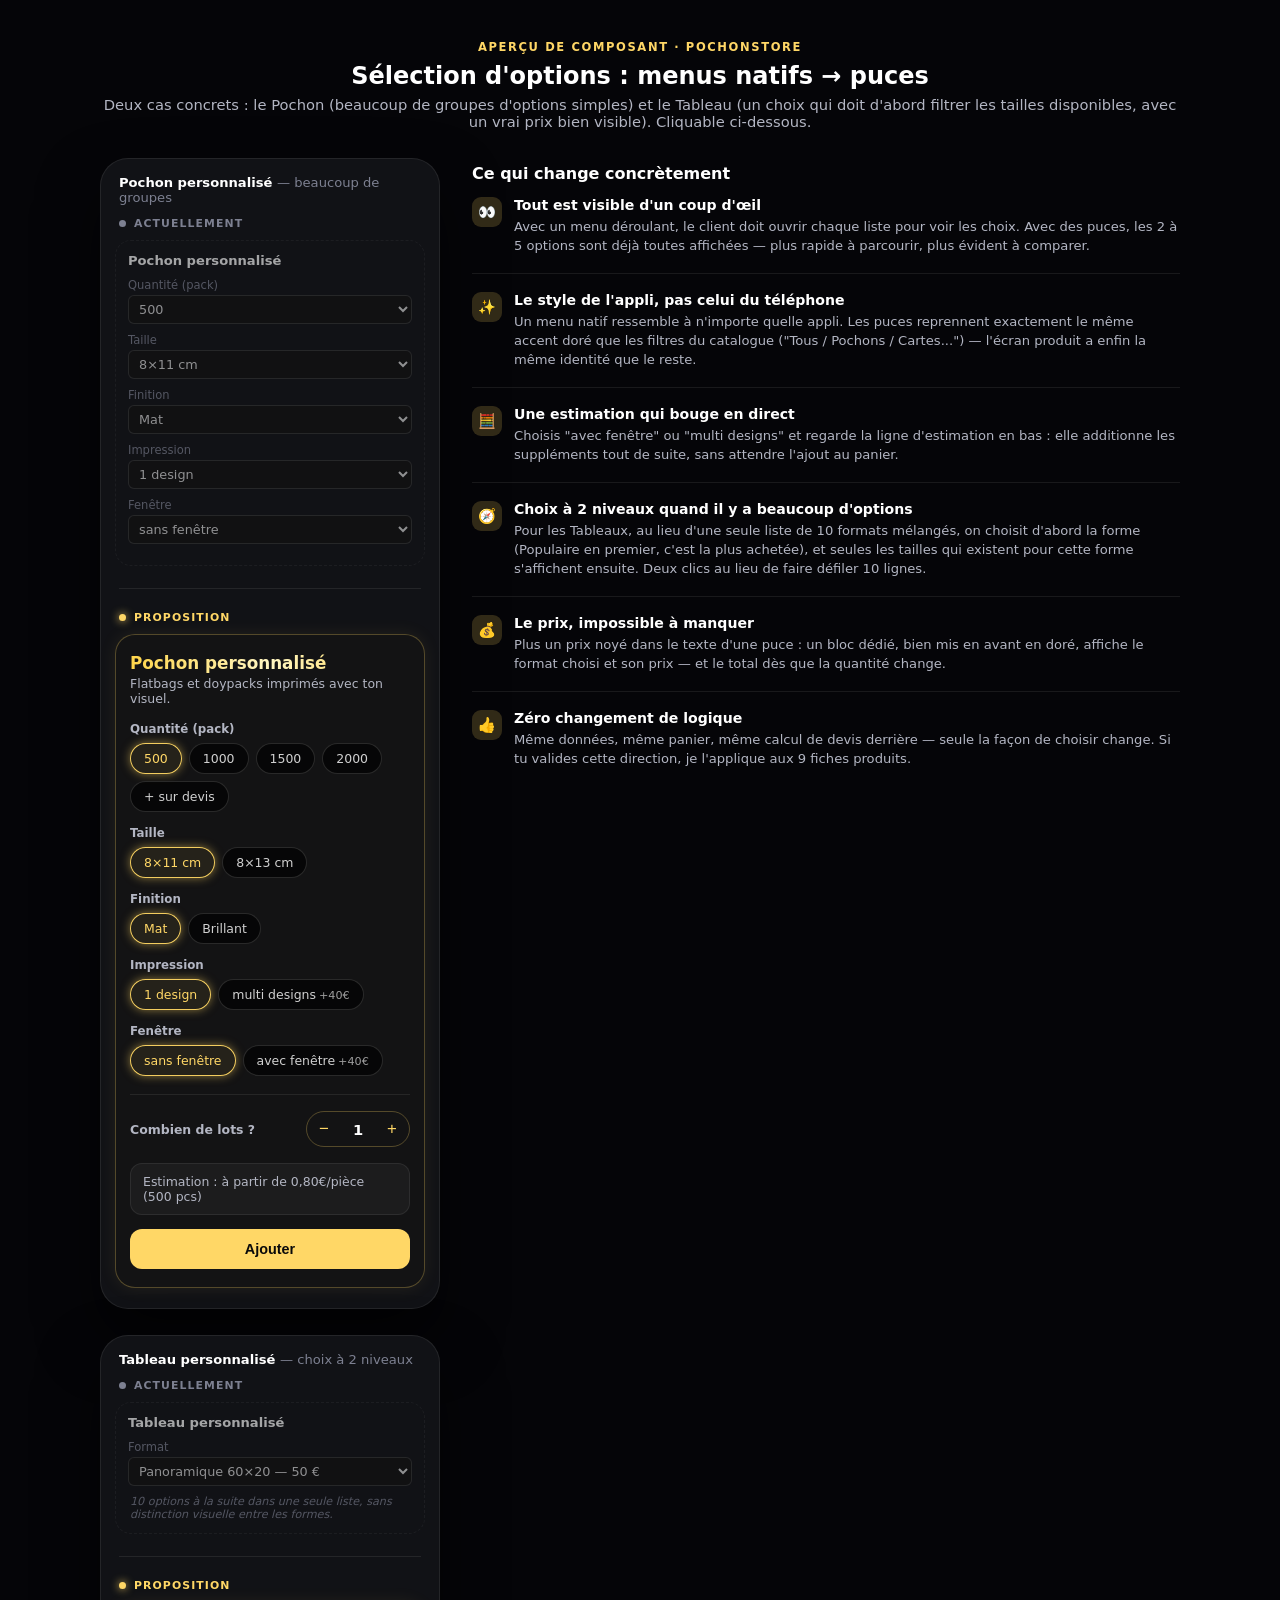
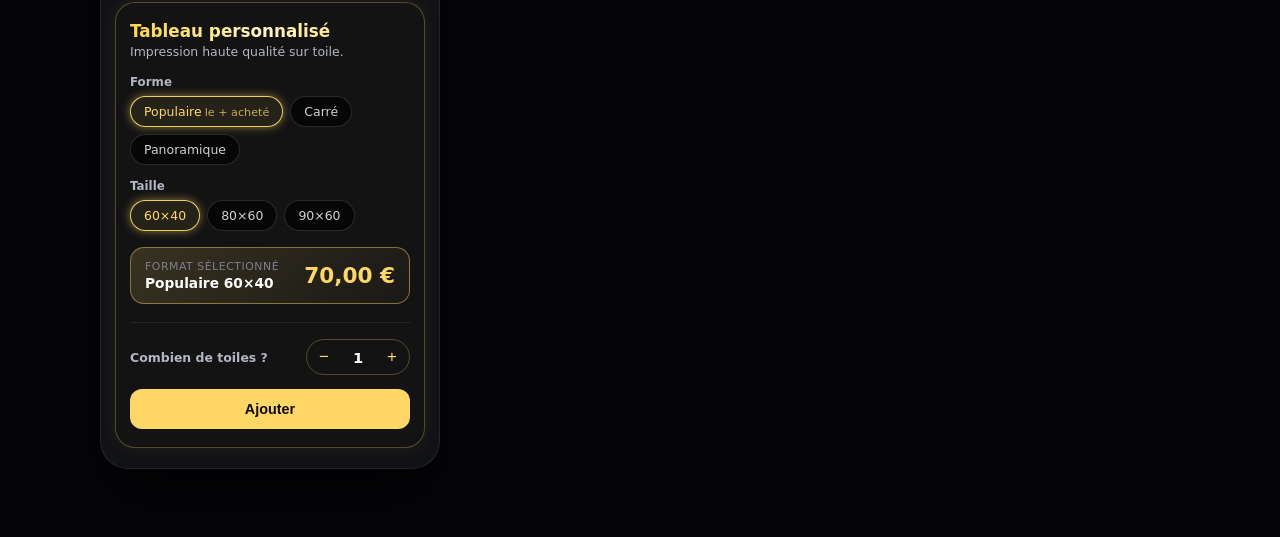
<file: preview-selecteur.html>
<!DOCTYPE html>
<html lang="fr">
<head>
<meta charset="UTF-8" />
<meta name="viewport" content="width=device-width, initial-scale=1" />
<title>Sélecteur Pochon — Aperçu</title>
<style>
  :root{
    --bg:#050508;
    --card:rgba(20,20,20,.85);
    --card-flat:#111216;
    --text:#ffffff;
    --muted:#b3b6c3;
    --muted-dim:#7d8091;
    --accent:#ffd766;
    --accent-soft:rgba(255,215,100,.18);
    --border:rgba(255,255,255,.08);
    --border-gold:rgba(255,215,100,.28);
  }

  *{ box-sizing:border-box; }

  body{
    background:var(--bg);
    color:var(--text);
    font-family: system-ui, -apple-system, BlinkMacSystemFont, "Segoe UI", Roboto, sans-serif;
    padding:32px 20px 60px;
  }

  .page-head{
    max-width:1080px;
    margin:0 auto 28px;
    text-align:center;
  }

  .page-head .eyebrow{
    font-size:.72rem;
    letter-spacing:.14em;
    text-transform:uppercase;
    color:var(--accent);
    font-weight:700;
  }

  .page-head h1{
    margin:8px 0 6px;
    font-size:1.5rem;
    text-wrap:balance;
  }

  .page-head p{
    margin:0;
    color:var(--muted);
    font-size:.92rem;
  }

  .layout{
    max-width:1080px;
    margin:0 auto;
    display:grid;
    grid-template-columns:minmax(280px,340px) 1fr;
    gap:32px;
    align-items:start;
  }

  @media (max-width:760px){
    .layout{ grid-template-columns:1fr; }
  }

  .demos-stack{
    display:flex;
    flex-direction:column;
    gap:26px;
  }

  /* ============ CADRE "TELEPHONE" ============ */
  .phone{
    background:var(--card-flat);
    border:1px solid var(--border);
    border-radius:28px;
    padding:14px 14px 20px;
    box-shadow:0 30px 60px rgba(0,0,0,.55);
  }

  .demo-title{
    margin:2px 4px 12px;
    font-size:.82rem;
    font-weight:800;
  }

  .demo-title span{
    font-weight:400;
    color:var(--muted-dim);
  }

  .section-label{
    display:flex;
    align-items:center;
    gap:8px;
    margin:4px 4px 10px;
  }

  .section-label .dot{
    width:7px; height:7px; border-radius:50%;
  }

  .section-label.avant .dot{ background:var(--muted-dim); }
  .section-label.apres .dot{ background:var(--accent); box-shadow:0 0 8px var(--accent); }

  .section-label span.tag{
    font-size:.68rem;
    letter-spacing:.1em;
    text-transform:uppercase;
    font-weight:700;
    color:var(--muted-dim);
  }
  .section-label.apres span.tag{ color:var(--accent); }

  /* ---- AVANT : natif, en reduit ---- */
  .before-block{
    opacity:.62;
    padding:12px;
    border-radius:16px;
    border:1px dashed var(--border);
    margin-bottom:22px;
  }

  .before-block .before-title{
    font-size:.82rem;
    font-weight:700;
    margin:0 0 10px;
  }

  .native-row{
    display:flex;
    flex-direction:column;
    gap:3px;
    margin-bottom:9px;
  }

  .native-row label{
    font-size:.72rem;
    color:var(--muted-dim);
  }

  .native-row select{
    background:#111;
    color:#ddd;
    border:1px solid rgba(255,255,255,.15);
    border-radius:6px;
    padding:5px 6px;
    font-size:.8rem;
    font-family:inherit;
  }

  hr.split{
    border:none;
    border-top:1px solid var(--border);
    margin:0 4px 22px;
  }

  .before-hint{
    margin:8px 2px 0;
    font-size:.7rem;
    color:var(--muted-dim);
    font-style:italic;
  }

  /* ---- APRES : puces ---- */
  .after-block{
    background:var(--card);
    border:1px solid var(--border-gold);
    border-radius:20px;
    padding:16px 14px 18px;
    box-shadow:0 0 18px rgba(255,215,100,.08);
  }

  .product-title-mini{
    font-size:1.05rem;
    font-weight:800;
    margin:2px 0 3px;
    background:linear-gradient(90deg,#FFD54A,#FFF6C3,#FFD54A);
    -webkit-background-clip:text;
    background-clip:text;
    -webkit-text-fill-color:transparent;
  }

  .product-desc-mini{
    font-size:.78rem;
    color:var(--muted);
    margin:0 0 16px;
  }

  .opt-group{ margin-bottom:14px; }

  .opt-group-label{
    font-size:.74rem;
    font-weight:700;
    color:var(--muted);
    margin:0 0 7px;
    display:flex;
    justify-content:space-between;
    align-items:baseline;
  }

  .opt-group-label .picked{
    color:var(--accent);
    font-weight:700;
    font-size:.72rem;
  }

  .chip-row{
    display:flex;
    flex-wrap:wrap;
    gap:7px;
  }

  .chip{
    appearance:none;
    border:1px solid rgba(255,255,255,.14);
    background:rgba(5,5,5,.85);
    color:#d0d0d0;
    font:inherit;
    font-size:.78rem;
    padding:7px 13px;
    border-radius:999px;
    cursor:pointer;
    transition:border-color .15s ease, color .15s ease, box-shadow .15s ease, transform .12s ease;
  }

  .chip:hover{ border-color:rgba(255,215,100,.5); }
  .chip:active{ transform:scale(.96); }

  .chip.active{
    border-color:rgba(255,215,100,.95);
    color:var(--accent);
    box-shadow:0 0 10px rgba(255,215,100,.5);
    background:rgba(255,215,100,.08);
  }

  .chip .surcharge{
    font-size:.7rem;
    opacity:.75;
    margin-left:3px;
  }

  .qty-block{
    display:flex;
    align-items:center;
    justify-content:space-between;
    margin-top:18px;
    padding-top:16px;
    border-top:1px solid var(--border);
  }

  .qty-block .qty-label{
    font-size:.78rem;
    color:var(--muted);
    font-weight:600;
  }

  .stepper{
    display:flex;
    align-items:center;
    gap:0;
    border:1px solid var(--border-gold);
    border-radius:999px;
    overflow:hidden;
  }

  .stepper button{
    width:34px;
    height:34px;
    border:none;
    background:transparent;
    color:var(--accent);
    font-size:1.05rem;
    cursor:pointer;
    line-height:1;
  }

  .stepper button:hover{ background:rgba(255,215,100,.1); }
  .stepper button:active{ transform:scale(.9); }

  .stepper .qty-value{
    min-width:34px;
    text-align:center;
    font-weight:800;
    font-size:.92rem;
    font-variant-numeric:tabular-nums;
  }

  .estimate-line{
    margin:16px 0 0;
    padding:10px 12px;
    border-radius:12px;
    background:rgba(255,255,255,.04);
    border:1px solid var(--border);
    font-size:.78rem;
    color:var(--muted);
    display:flex;
    justify-content:space-between;
    gap:8px;
  }

  .estimate-line strong{
    color:var(--accent);
    font-variant-numeric:tabular-nums;
    white-space:nowrap;
  }

  /* ---- Bloc prix : gros, dore, impossible a manquer ---- */
  .price-panel{
    margin:16px 0 0;
    padding:12px 14px;
    border-radius:14px;
    background:linear-gradient(135deg, rgba(255,215,100,.16), rgba(255,215,100,.03));
    border:1px solid rgba(255,215,100,.45);
    display:flex;
    align-items:center;
    justify-content:space-between;
    gap:10px;
  }

  .price-panel-label{
    display:block;
    font-size:.68rem;
    letter-spacing:.05em;
    text-transform:uppercase;
    color:var(--muted-dim);
  }

  .price-panel-format{
    font-size:.86rem;
    font-weight:700;
    margin-top:2px;
  }

  .price-panel-amounts{
    text-align:right;
  }

  .price-panel-value{
    display:block;
    font-size:1.35rem;
    font-weight:800;
    color:var(--accent);
    font-variant-numeric:tabular-nums;
    line-height:1.1;
  }

  .price-panel-sub{
    display:block;
    font-size:.72rem;
    color:var(--muted);
    font-variant-numeric:tabular-nums;
  }

  .btn-add{
    width:100%;
    margin-top:14px;
    background:var(--accent);
    color:#0a0a0a;
    border:none;
    font-weight:700;
    font-size:.9rem;
    padding:12px;
    border-radius:12px;
    cursor:pointer;
    transition:transform .12s ease, box-shadow .15s ease;
  }

  .btn-add:hover{ box-shadow:0 6px 18px rgba(255,215,100,.35); }
  .btn-add:active{ transform:scale(.98); }

  /* ============ PANNEAU EXPLICATIF ============ */
  .notes{
    padding-top:6px;
  }

  .notes h2{
    font-size:1rem;
    margin:0 0 14px;
  }

  .note-item{
    display:flex;
    gap:12px;
    margin-bottom:18px;
    padding-bottom:18px;
    border-bottom:1px solid var(--border);
  }

  .note-item:last-child{
    border-bottom:none;
    margin-bottom:0;
    padding-bottom:0;
  }

  .note-icon{
    flex:0 0 30px;
    width:30px; height:30px;
    border-radius:9px;
    background:var(--accent-soft);
    display:flex; align-items:center; justify-content:center;
    font-size:.9rem;
  }

  .note-text h3{
    margin:0 0 4px;
    font-size:.88rem;
  }

  .note-text p{
    margin:0;
    font-size:.82rem;
    color:var(--muted);
    line-height:1.45;
  }
</style>
</head>
<body>

<div class="page-head">
  <div class="eyebrow">Aperçu de composant · PochonStore</div>
  <h1>Sélection d'options : menus natifs → puces</h1>
  <p>Deux cas concrets : le Pochon (beaucoup de groupes d'options simples) et le Tableau (un choix qui doit d'abord filtrer les tailles disponibles, avec un vrai prix bien visible). Cliquable ci-dessous.</p>
</div>

<div class="layout">
  <div class="demos-stack">
  <div class="phone" id="pochonDemo">
    <p class="demo-title">Pochon personnalisé <span>— beaucoup de groupes</span></p>

    <div class="section-label avant">
      <span class="dot"></span>
      <span class="tag">Actuellement</span>
    </div>

    <div class="before-block">
      <p class="before-title">Pochon personnalisé</p>

      <div class="native-row">
        <label>Quantité (pack)</label>
        <select><option>500</option><option>1000</option></select>
      </div>
      <div class="native-row">
        <label>Taille</label>
        <select><option>8×11 cm</option><option>8×13 cm</option></select>
      </div>
      <div class="native-row">
        <label>Finition</label>
        <select><option>Mat</option><option>Brillant</option></select>
      </div>
      <div class="native-row">
        <label>Impression</label>
        <select><option>1 design</option><option>multi designs +40€</option></select>
      </div>
      <div class="native-row">
        <label>Fenêtre</label>
        <select><option>sans fenêtre</option><option>avec fenêtre +40€</option></select>
      </div>
    </div>

    <hr class="split" />

    <div class="section-label apres">
      <span class="dot"></span>
      <span class="tag">Proposition</span>
    </div>

    <div class="after-block">
      <div class="product-title-mini">Pochon personnalisé</div>
      <p class="product-desc-mini">Flatbags et doypacks imprimés avec ton visuel.</p>

      <div class="opt-group" data-group="pack">
        <div class="opt-group-label"><span>Quantité (pack)</span><span class="picked" data-picked="pack"></span></div>
        <div class="chip-row">
          <button class="chip active" data-value="500">500</button>
          <button class="chip" data-value="1000">1000</button>
          <button class="chip" data-value="1500">1500</button>
          <button class="chip" data-value="2000">2000</button>
          <button class="chip" data-value="sur devis">+ sur devis</button>
        </div>
      </div>

      <div class="opt-group" data-group="taille">
        <div class="opt-group-label"><span>Taille</span><span class="picked" data-picked="taille"></span></div>
        <div class="chip-row">
          <button class="chip active" data-value="8×11 cm">8×11 cm</button>
          <button class="chip" data-value="8×13 cm">8×13 cm</button>
        </div>
      </div>

      <div class="opt-group" data-group="finition">
        <div class="opt-group-label"><span>Finition</span><span class="picked" data-picked="finition"></span></div>
        <div class="chip-row">
          <button class="chip active" data-value="Mat">Mat</button>
          <button class="chip" data-value="Brillant">Brillant</button>
        </div>
      </div>

      <div class="opt-group" data-group="impression">
        <div class="opt-group-label"><span>Impression</span><span class="picked" data-picked="impression"></span></div>
        <div class="chip-row">
          <button class="chip active" data-value="1 design" data-surcharge="0">1 design</button>
          <button class="chip" data-value="multi designs" data-surcharge="40">multi designs<span class="surcharge">+40€</span></button>
        </div>
      </div>

      <div class="opt-group" data-group="fenetre">
        <div class="opt-group-label"><span>Fenêtre</span><span class="picked" data-picked="fenetre"></span></div>
        <div class="chip-row">
          <button class="chip active" data-value="sans fenêtre" data-surcharge="0">sans fenêtre</button>
          <button class="chip" data-value="avec fenêtre" data-surcharge="40">avec fenêtre<span class="surcharge">+40€</span></button>
        </div>
      </div>

      <div class="qty-block">
        <span class="qty-label">Combien de lots ?</span>
        <div class="stepper">
          <button type="button" id="qtyMinus">−</button>
          <span class="qty-value" id="qtyValue">1</span>
          <button type="button" id="qtyPlus">+</button>
        </div>
      </div>

      <div class="estimate-line">
        <span id="estimateLabel">Estimation : à partir de 0,80€/pièce (500 pcs)</span>
        <strong id="estimateExtra"></strong>
      </div>

      <button class="btn-add" id="btnAdd" type="button">Ajouter</button>
    </div>
  </div>

  <div class="phone" id="tableauDemo">
    <p class="demo-title">Tableau personnalisé <span>— choix à 2 niveaux</span></p>

    <div class="section-label avant">
      <span class="dot"></span>
      <span class="tag">Actuellement</span>
    </div>

    <div class="before-block">
      <p class="before-title">Tableau personnalisé</p>
      <div class="native-row">
        <label>Format</label>
        <select>
          <option>Panoramique 60×20 — 50 €</option>
          <option>Panoramique 60×30 — 60 €</option>
          <option>Panoramique 80×40 — 80 €</option>
          <option>Panoramique 100×50 — 100 €</option>
          <option>Panoramique 120×60 — 120 €</option>
          <option>Populaire 60×40 — 70 €</option>
          <option>Populaire 80×60 — 90 €</option>
          <option>Populaire 90×60 — 100 €</option>
          <option>Carré 60×60 — 70 €</option>
          <option>Carré 80×80 — 90 €</option>
        </select>
      </div>
      <p class="before-hint">10 options à la suite dans une seule liste, sans distinction visuelle entre les formes.</p>
    </div>

    <hr class="split" />

    <div class="section-label apres">
      <span class="dot"></span>
      <span class="tag">Proposition</span>
    </div>

    <div class="after-block">
      <div class="product-title-mini">Tableau personnalisé</div>
      <p class="product-desc-mini">Impression haute qualité sur toile.</p>

      <div class="opt-group">
        <div class="opt-group-label"><span>Forme</span></div>
        <div class="chip-row" id="tabCategoryRow">
          <!-- généré en JS -->
        </div>
      </div>

      <div class="opt-group">
        <div class="opt-group-label"><span>Taille</span></div>
        <div class="chip-row" id="tabSizeRow">
          <!-- dépend de la forme choisie, généré en JS -->
        </div>
      </div>

      <div class="price-panel">
        <div>
          <span class="price-panel-label">Format sélectionné</span>
          <div class="price-panel-format" id="tabFormatLabel">—</div>
        </div>
        <div class="price-panel-amounts">
          <span class="price-panel-value" id="tabPrice">—</span>
          <span class="price-panel-sub" id="tabTotalLine"></span>
        </div>
      </div>

      <div class="qty-block">
        <span class="qty-label">Combien de toiles ?</span>
        <div class="stepper">
          <button type="button" id="tabQtyMinus">−</button>
          <span class="qty-value" id="tabQtyValue">1</span>
          <button type="button" id="tabQtyPlus">+</button>
        </div>
      </div>

      <button class="btn-add" id="tabBtnAdd" type="button">Ajouter</button>
    </div>
  </div>
  </div>

  <div class="notes">
    <h2>Ce qui change concrètement</h2>

    <div class="note-item">
      <div class="note-icon">👀</div>
      <div class="note-text">
        <h3>Tout est visible d'un coup d'œil</h3>
        <p>Avec un menu déroulant, le client doit ouvrir chaque liste pour voir les choix. Avec des puces, les 2 à 5 options sont déjà toutes affichées — plus rapide à parcourir, plus évident à comparer.</p>
      </div>
    </div>

    <div class="note-item">
      <div class="note-icon">✨</div>
      <div class="note-text">
        <h3>Le style de l'appli, pas celui du téléphone</h3>
        <p>Un menu natif ressemble à n'importe quelle appli. Les puces reprennent exactement le même accent doré que les filtres du catalogue ("Tous / Pochons / Cartes...") — l'écran produit a enfin la même identité que le reste.</p>
      </div>
    </div>

    <div class="note-item">
      <div class="note-icon">🧮</div>
      <div class="note-text">
        <h3>Une estimation qui bouge en direct</h3>
        <p>Choisis "avec fenêtre" ou "multi designs" et regarde la ligne d'estimation en bas : elle additionne les suppléments tout de suite, sans attendre l'ajout au panier.</p>
      </div>
    </div>

    <div class="note-item">
      <div class="note-icon">🧭</div>
      <div class="note-text">
        <h3>Choix à 2 niveaux quand il y a beaucoup d'options</h3>
        <p>Pour les Tableaux, au lieu d'une seule liste de 10 formats mélangés, on choisit d'abord la forme (Populaire en premier, c'est la plus achetée), et seules les tailles qui existent pour cette forme s'affichent ensuite. Deux clics au lieu de faire défiler 10 lignes.</p>
      </div>
    </div>

    <div class="note-item">
      <div class="note-icon">💰</div>
      <div class="note-text">
        <h3>Le prix, impossible à manquer</h3>
        <p>Plus un prix noyé dans le texte d'une puce : un bloc dédié, bien mis en avant en doré, affiche le format choisi et son prix — et le total dès que la quantité change.</p>
      </div>
    </div>

    <div class="note-item">
      <div class="note-icon">👍</div>
      <div class="note-text">
        <h3>Zéro changement de logique</h3>
        <p>Même données, même panier, même calcul de devis derrière — seule la façon de choisir change. Si tu valides cette direction, je l'applique aux 9 fiches produits.</p>
      </div>
    </div>
  </div>
</div>

<script>
  /* ===================== DEMO 1 : POCHON (groupes simples) ===================== */
  var BASE_TEXT = "Estimation : à partir de 0,80€/pièce (500 pcs)";
  var pochonDemo = document.getElementById('pochonDemo');

  function selectChip(group, btn){
    group.querySelectorAll('.chip').forEach(function(c){ c.classList.remove('active'); });
    btn.classList.add('active');
    updatePochonEstimate();
  }

  pochonDemo.querySelectorAll('.opt-group').forEach(function(group){
    group.querySelectorAll('.chip').forEach(function(btn){
      btn.addEventListener('click', function(){ selectChip(group, btn); });
    });
  });

  var pochonQty = 1;
  var qtyValueEl = document.getElementById('qtyValue');

  document.getElementById('qtyMinus').addEventListener('click', function(){
    pochonQty = Math.max(1, pochonQty - 1);
    qtyValueEl.textContent = pochonQty;
    updatePochonEstimate();
  });
  document.getElementById('qtyPlus').addEventListener('click', function(){
    pochonQty = pochonQty + 1;
    qtyValueEl.textContent = pochonQty;
    updatePochonEstimate();
  });

  function updatePochonEstimate(){
    var extra = 0;
    pochonDemo.querySelectorAll('.opt-group .chip.active').forEach(function(c){
      extra += parseInt(c.getAttribute('data-surcharge') || '0', 10);
    });
    extra = extra * pochonQty;

    var extraEl = document.getElementById('estimateExtra');
    extraEl.textContent = extra > 0 ? ('+' + extra + ',00 €') : '';
  }

  document.getElementById('btnAdd').addEventListener('click', function(){
    flashAdded(this);
  });

  updatePochonEstimate();

  /* ===================== DEMO 2 : TABLEAU (choix a 2 niveaux) ===================== */
  // Populaire en premier : c'est la forme la plus achetee, elle doit
  // apparaitre par defaut a l'ouverture de la fiche plutot que Panoramique.
  var TABLEAUX = {
    "Populaire": [
      { taille: "60×40", prix: 70 },
      { taille: "80×60", prix: 90 },
      { taille: "90×60", prix: 100 }
    ],
    "Carré": [
      { taille: "60×60", prix: 70 },
      { taille: "80×80", prix: 90 }
    ],
    "Panoramique": [
      { taille: "60×20", prix: 50 },
      { taille: "60×30", prix: 60 },
      { taille: "80×40", prix: 80 },
      { taille: "100×50", prix: 100 },
      { taille: "120×60", prix: 120 }
    ]
  };

  var tabCategoryRow = document.getElementById('tabCategoryRow');
  var tabSizeRow = document.getElementById('tabSizeRow');
  var tabQty = 1;
  var tabQtyValueEl = document.getElementById('tabQtyValue');
  var currentCategory = null;
  var currentSize = null;

  function buildCategoryChips(){
    tabCategoryRow.innerHTML = '';
    Object.keys(TABLEAUX).forEach(function(cat, i){
      var btn = document.createElement('button');
      btn.type = 'button';
      btn.className = 'chip' + (i === 0 ? ' active' : '');
      btn.textContent = cat;
      if (cat === 'Populaire'){
        var tag = document.createElement('span');
        tag.className = 'surcharge';
        tag.textContent = 'le + acheté';
        btn.appendChild(tag);
      }
      btn.addEventListener('click', function(){
        tabCategoryRow.querySelectorAll('.chip').forEach(function(c){ c.classList.remove('active'); });
        btn.classList.add('active');
        currentCategory = cat;
        buildSizeChips(cat);
      });
      tabCategoryRow.appendChild(btn);
    });
    currentCategory = Object.keys(TABLEAUX)[0];
  }

  function buildSizeChips(category){
    tabSizeRow.innerHTML = '';
    TABLEAUX[category].forEach(function(opt, i){
      var btn = document.createElement('button');
      btn.type = 'button';
      btn.className = 'chip' + (i === 0 ? ' active' : '');
      btn.textContent = opt.taille;
      btn.addEventListener('click', function(){
        tabSizeRow.querySelectorAll('.chip').forEach(function(c){ c.classList.remove('active'); });
        btn.classList.add('active');
        currentSize = opt;
        updateTabPrice();
      });
      tabSizeRow.appendChild(btn);
    });
    currentSize = TABLEAUX[category][0];
    updateTabPrice();
  }

  function updateTabPrice(){
    if (!currentSize || !currentCategory) return;
    document.getElementById('tabFormatLabel').textContent = currentCategory + ' ' + currentSize.taille;
    document.getElementById('tabPrice').textContent = currentSize.prix.toFixed(2).replace('.', ',') + ' €';

    var subEl = document.getElementById('tabTotalLine');
    if (tabQty > 1){
      var total = currentSize.prix * tabQty;
      subEl.textContent = '× ' + tabQty + ' = ' + total.toFixed(2).replace('.', ',') + ' €';
    } else {
      subEl.textContent = '';
    }
  }

  document.getElementById('tabQtyMinus').addEventListener('click', function(){
    tabQty = Math.max(1, tabQty - 1);
    tabQtyValueEl.textContent = tabQty;
    updateTabPrice();
  });
  document.getElementById('tabQtyPlus').addEventListener('click', function(){
    tabQty = tabQty + 1;
    tabQtyValueEl.textContent = tabQty;
    updateTabPrice();
  });

  document.getElementById('tabBtnAdd').addEventListener('click', function(){
    flashAdded(this);
  });

  buildCategoryChips();
  buildSizeChips(currentCategory);

  /* ===================== PARTAGE ===================== */
  function flashAdded(btn){
    var original = btn.textContent;
    btn.textContent = 'Ajouté ✓';
    setTimeout(function(){ btn.textContent = original; }, 900);
  }
</script>
</body>
</html>
</file>
